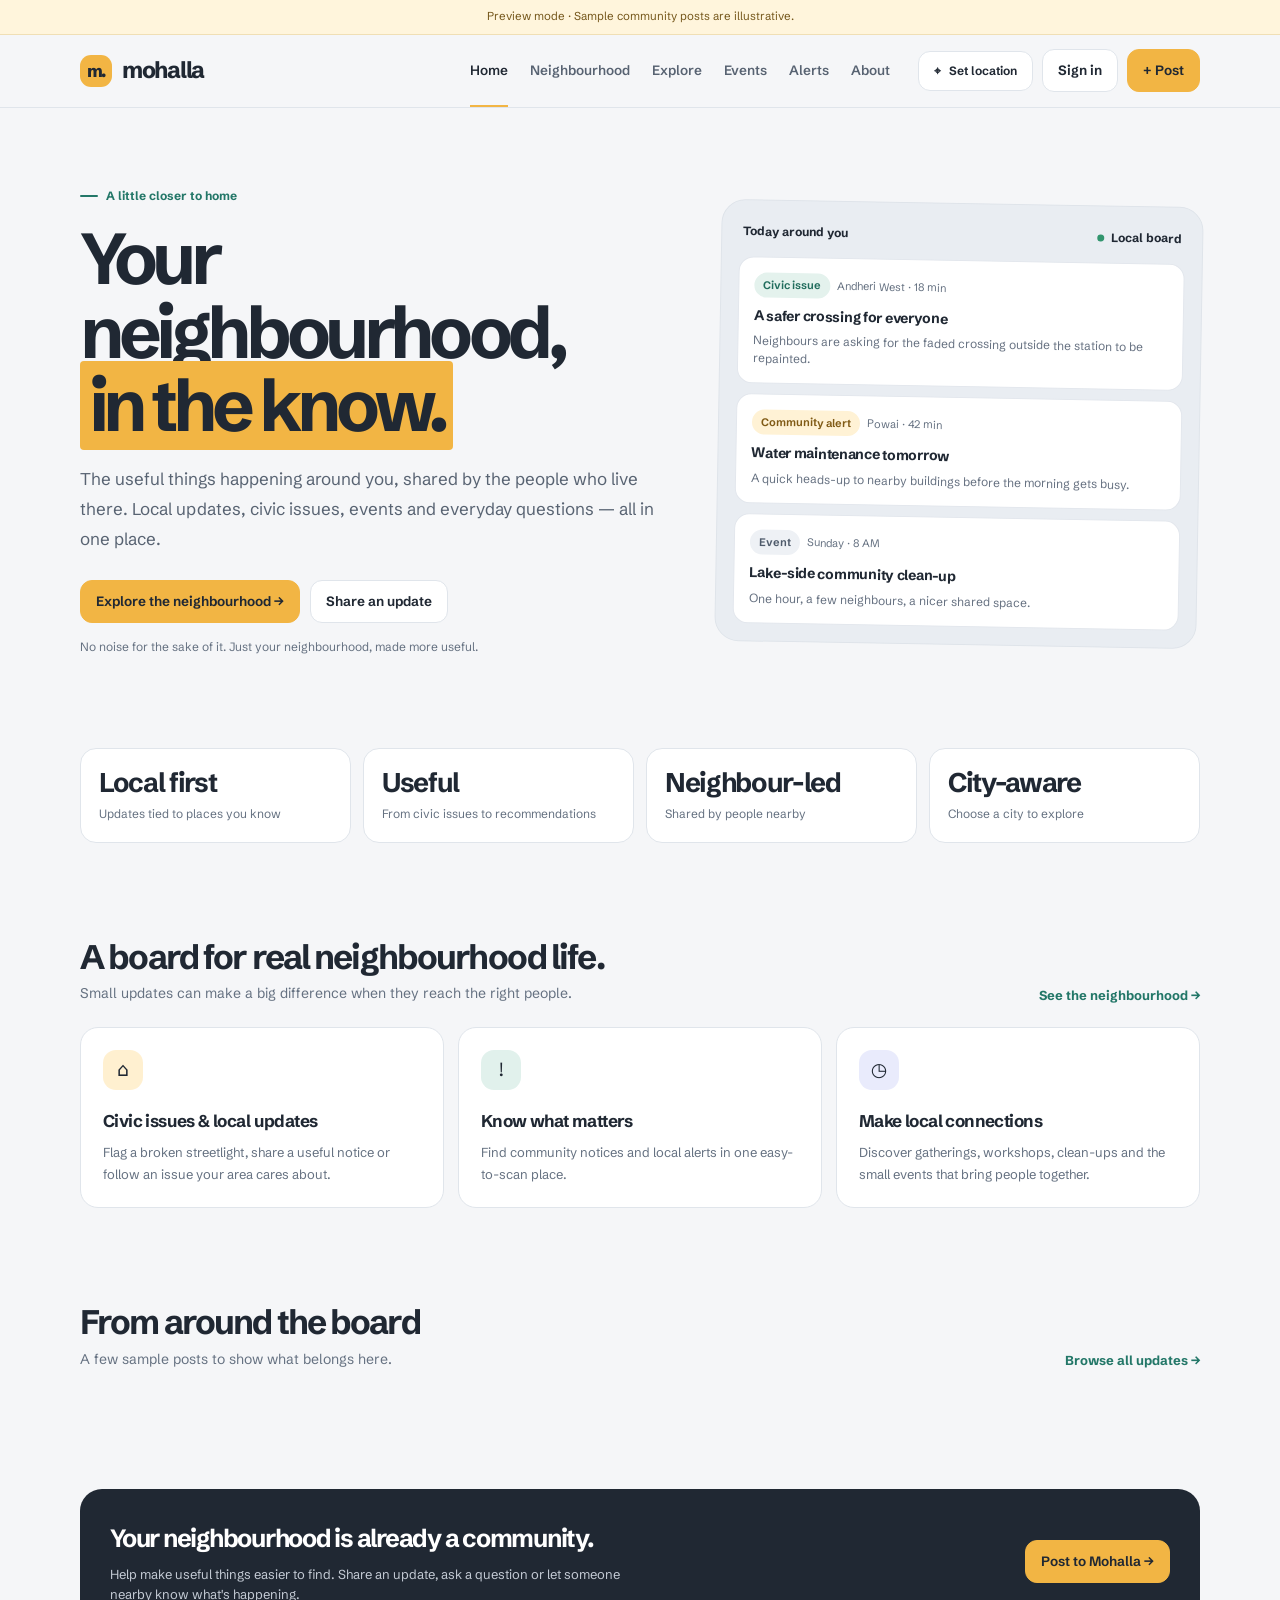
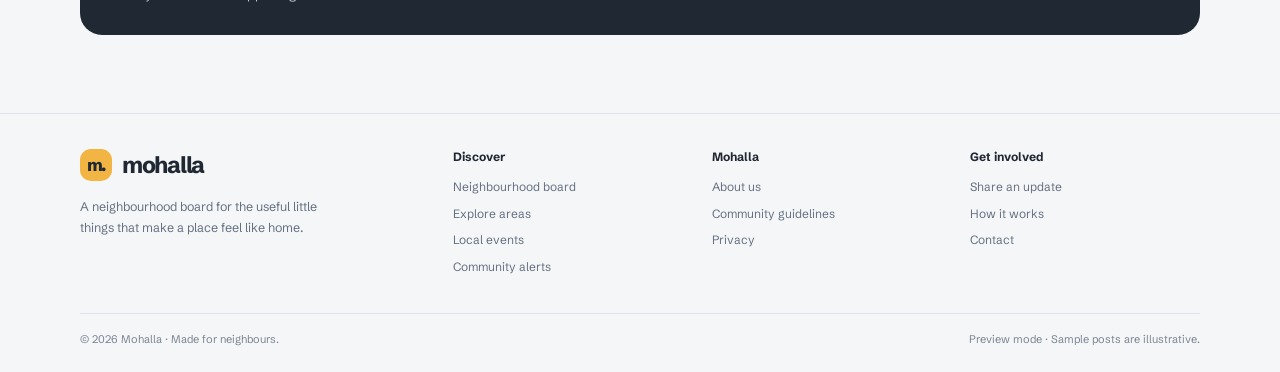
<file: index.html>
<!doctype html><html lang="en"><head><meta charset="utf-8"><meta name="viewport" content="width=device-width, initial-scale=1"><meta name="theme-color" content="#f5f6f8"><meta name="description" content="A neighbourhood board for local updates, useful questions, community alerts and events."><title>Your neighbourhood, in the know · Mohalla</title><link rel="preconnect" href="https://fonts.googleapis.com"><link rel="preconnect" href="https://fonts.gstatic.com" crossorigin><link href="https://fonts.googleapis.com/css2?family=Schibsted+Grotesk:wght@400;500;600;700;800&display=swap" rel="stylesheet"><link rel="stylesheet" href="assets/site.css"></head><body><div class="demo-banner" id="demo-banner">Preview mode · Sample community posts are illustrative.</div><header class="site-header" id="site-header"></header><main><section class="hero"><div class="shell hero-grid"><div><div class="eyebrow">A little closer to home</div><h1>Your neighbourhood,<br><span class="highlight">in the know.</span></h1><p class="hero-copy">The useful things happening around you, shared by the people who live there. Local updates, civic issues, events and everyday questions — all in one place.</p><div class="hero-actions"><a class="btn btn-primary" href="feed.html">Explore the neighbourhood →</a><button class="btn" data-post>Share an update</button></div><p class="hero-note">No noise for the sake of it. Just your neighbourhood, made more useful.</p></div><div class="visual-board"><div class="visual-top"><span>Today around you</span><span><i class="live-dot"></i>Local board</span></div><article class="mini-post"><div class="mini-meta"><span class="pill pill-teal">Civic issue</span><span>Andheri West · 18 min</span></div><strong>A safer crossing for everyone</strong><p>Neighbours are asking for the faded crossing outside the station to be repainted.</p></article><article class="mini-post"><div class="mini-meta"><span class="pill pill-amber">Community alert</span><span>Powai · 42 min</span></div><strong>Water maintenance tomorrow</strong><p>A quick heads-up to nearby buildings before the morning gets busy.</p></article><article class="mini-post"><div class="mini-meta"><span class="pill">Event</span><span>Sunday · 8 AM</span></div><strong>Lake-side community clean-up</strong><p>One hour, a few neighbours, a nicer shared space.</p></article></div></div></section><section class="section-tight"><div class="shell stats-grid"><div class="stat"><strong>Local first</strong><span>Updates tied to places you know</span></div><div class="stat"><strong>Useful</strong><span>From civic issues to recommendations</span></div><div class="stat"><strong>Neighbour-led</strong><span>Shared by people nearby</span></div><div class="stat"><strong>City-aware</strong><span>Choose a city to explore</span></div></div></section><section class="section"><div class="shell"><div class="section-head"><div><h2>A board for real neighbourhood life.</h2><p>Small updates can make a big difference when they reach the right people.</p></div><a class="text-link" href="feed.html">See the neighbourhood →</a></div><div class="feature-grid"><a class="feature" href="feed.html"><div class="feature-icon">⌂</div><h3>Civic issues & local updates</h3><p>Flag a broken streetlight, share a useful notice or follow an issue your area cares about.</p></a><a class="feature" href="alerts.html"><div class="feature-icon">!</div><h3>Know what matters</h3><p>Find community notices and local alerts in one easy-to-scan place.</p></a><a class="feature" href="events.html"><div class="feature-icon">◷</div><h3>Make local connections</h3><p>Discover gatherings, workshops, clean-ups and the small events that bring people together.</p></a></div></div></section><section class="section"><div class="shell"><div class="section-head"><div><h2>From around the board</h2><p>A few sample posts to show what belongs here.</p></div><a class="text-link" href="feed.html">Browse all updates →</a></div><div class="post-list" id="home-posts"></div></div></section><section class="section"><div class="shell"><div class="cta-panel"><div><h2>Your neighbourhood is already a community.</h2><p>Help make useful things easier to find. Share an update, ask a question or let someone nearby know what's happening.</p></div><button class="btn btn-primary" data-post>Post to Mohalla →</button></div></div></section></main><footer class="site-footer" id="site-footer"></footer><div id="toast" class="toast" role="status" aria-live="polite"></div><script src="assets/site.js" defer></script></body></html>
</file>
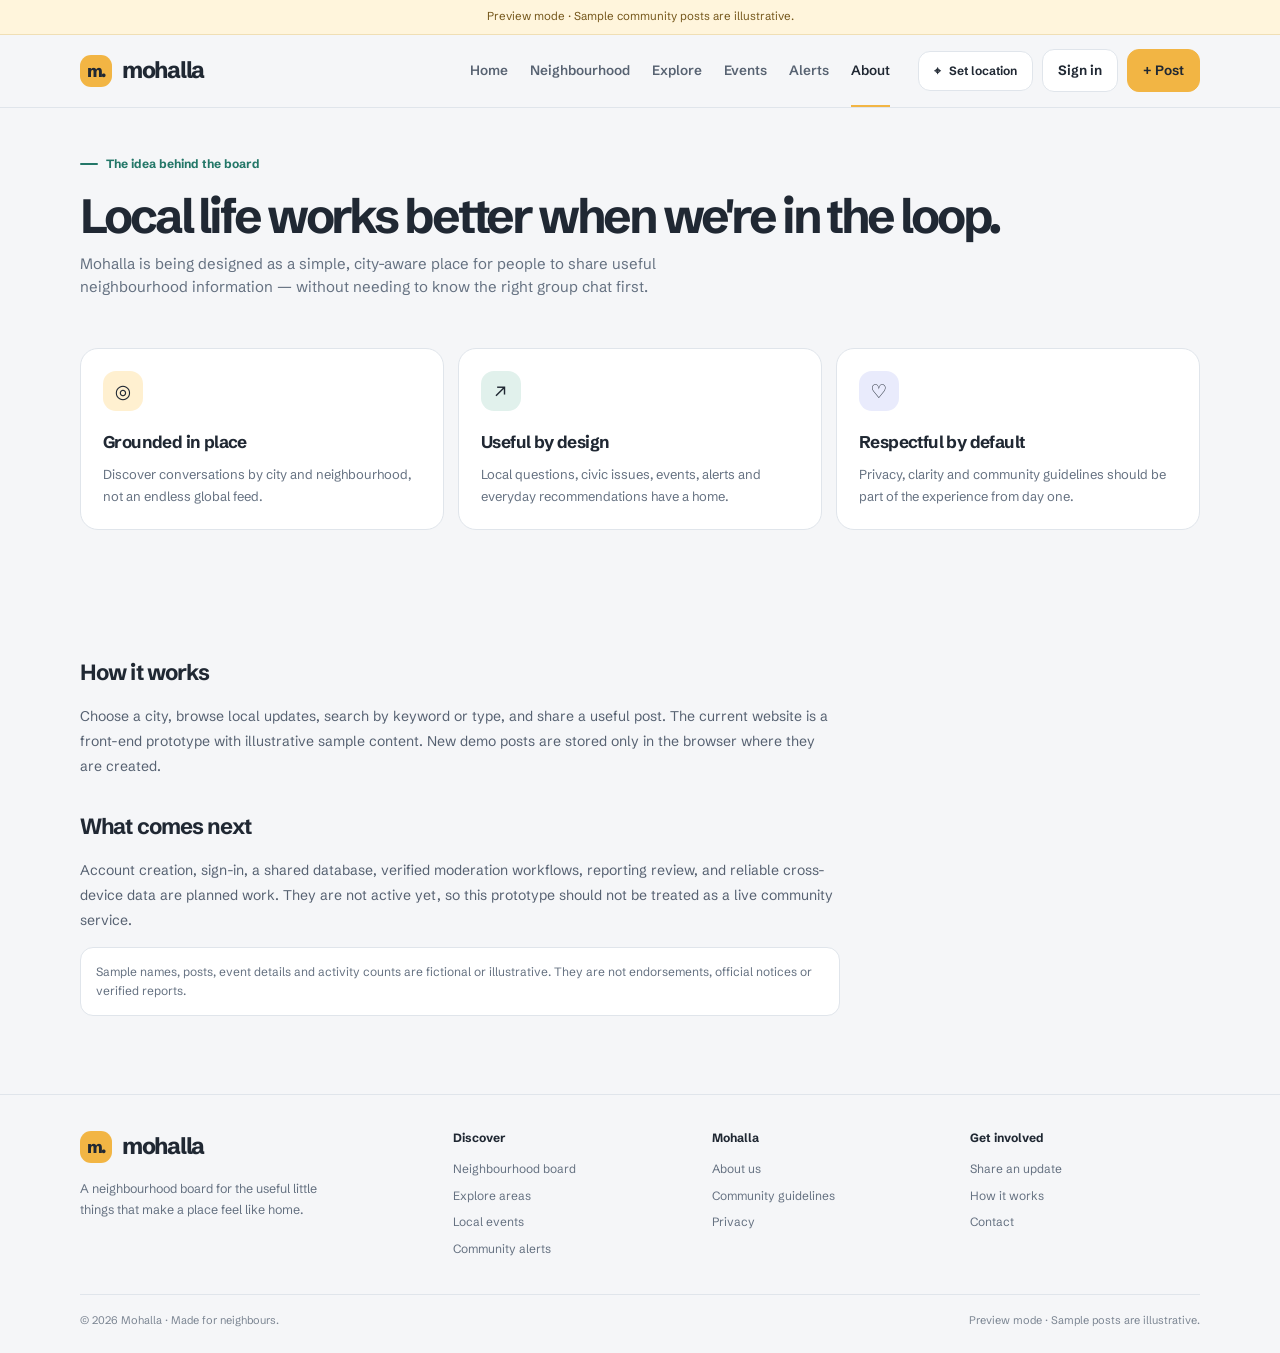
<file: about.html>
<!doctype html><html lang="en"><head><meta charset="utf-8"><meta name="viewport" content="width=device-width, initial-scale=1"><meta name="theme-color" content="#f5f6f8"><meta name="description" content="A neighbourhood board for local updates, useful questions, community alerts and events."><title>About Mohalla · Mohalla</title><link rel="preconnect" href="https://fonts.googleapis.com"><link rel="preconnect" href="https://fonts.gstatic.com" crossorigin><link href="https://fonts.googleapis.com/css2?family=Schibsted+Grotesk:wght@400;500;600;700;800&display=swap" rel="stylesheet"><link rel="stylesheet" href="assets/site.css"></head><body><div class="demo-banner" id="demo-banner">Preview mode · Sample community posts are illustrative.</div><header class="site-header" id="site-header"></header><main class="shell"><section class="page-intro"><div class="eyebrow">The idea behind the board</div><h1>Local life works better when we're in the loop.</h1><p>Mohalla is being designed as a simple, city-aware place for people to share useful neighbourhood information — without needing to know the right group chat first.</p></section><section class="section-tight"><div class="feature-grid"><article class="feature"><div class="feature-icon">◎</div><h3>Grounded in place</h3><p>Discover conversations by city and neighbourhood, not an endless global feed.</p></article><article class="feature"><div class="feature-icon">↗</div><h3>Useful by design</h3><p>Local questions, civic issues, events, alerts and everyday recommendations have a home.</p></article><article class="feature"><div class="feature-icon">♡</div><h3>Respectful by default</h3><p>Privacy, clarity and community guidelines should be part of the experience from day one.</p></article></div></section><section class="section prose" id="how-it-works"><h2>How it works</h2><p>Choose a city, browse local updates, search by keyword or type, and share a useful post. The current website is a front-end prototype with illustrative sample content. New demo posts are stored only in the browser where they are created.</p><h2>What comes next</h2><p>Account creation, sign-in, a shared database, verified moderation workflows, reporting review, and reliable cross-device data are planned work. They are not active yet, so this prototype should not be treated as a live community service.</p><div class="note">Sample names, posts, event details and activity counts are fictional or illustrative. They are not endorsements, official notices or verified reports.</div></section></main><footer class="site-footer" id="site-footer"></footer><div id="toast" class="toast" role="status" aria-live="polite"></div><script src="assets/site.js" defer></script></body></html>
</file>
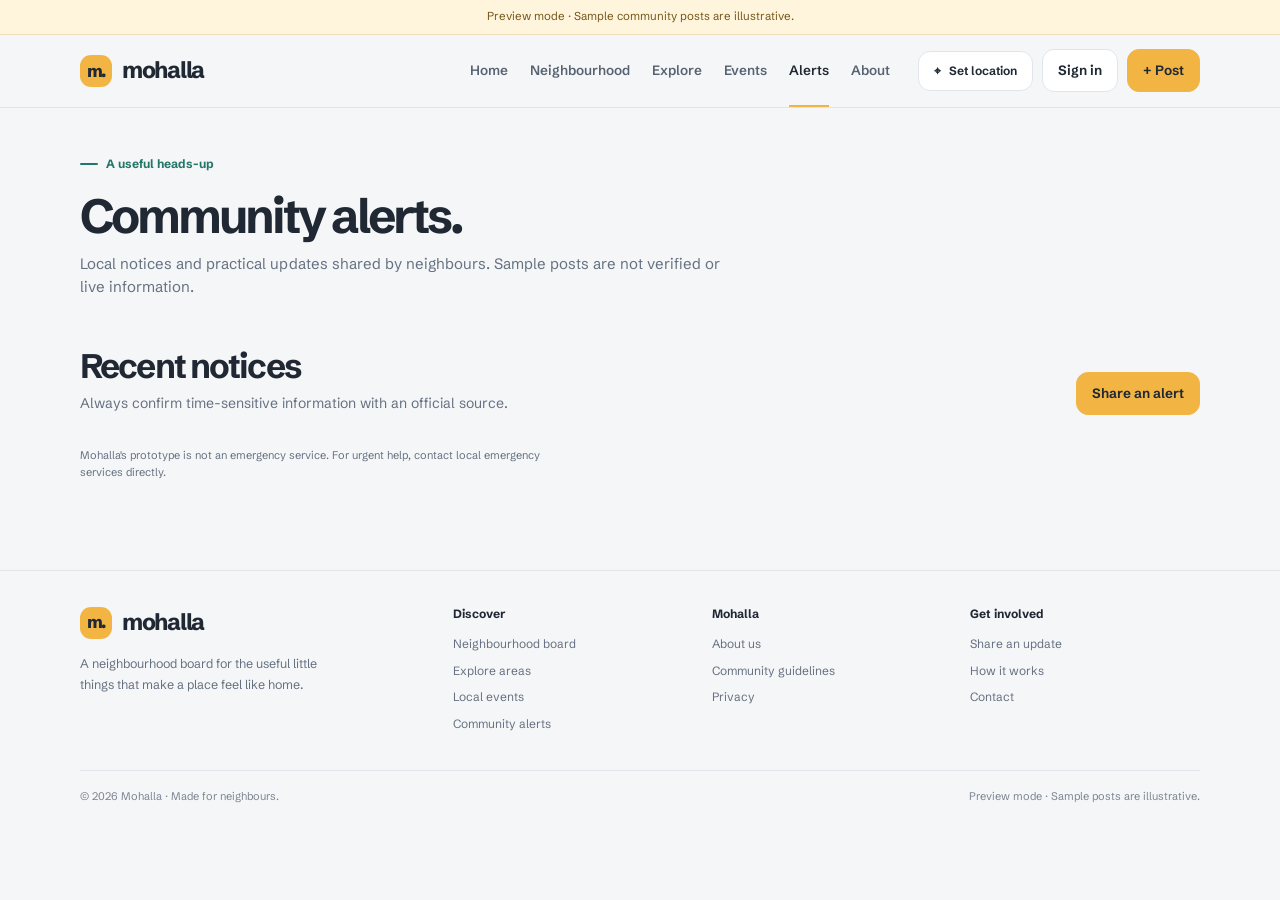
<file: alerts.html>
<!doctype html><html lang="en"><head><meta charset="utf-8"><meta name="viewport" content="width=device-width, initial-scale=1"><meta name="theme-color" content="#f5f6f8"><meta name="description" content="A neighbourhood board for local updates, useful questions, community alerts and events."><title>Community alerts · Mohalla</title><link rel="preconnect" href="https://fonts.googleapis.com"><link rel="preconnect" href="https://fonts.gstatic.com" crossorigin><link href="https://fonts.googleapis.com/css2?family=Schibsted+Grotesk:wght@400;500;600;700;800&display=swap" rel="stylesheet"><link rel="stylesheet" href="assets/site.css"></head><body><div class="demo-banner" id="demo-banner">Preview mode · Sample community posts are illustrative.</div><header class="site-header" id="site-header"></header><main class="shell"><section class="page-intro"><div class="eyebrow">A useful heads-up</div><h1>Community alerts.</h1><p>Local notices and practical updates shared by neighbours. Sample posts are not verified or live information.</p></section><section class="section-tight"><div class="section-head"><div><h2>Recent notices</h2><p>Always confirm time-sensitive information with an official source.</p></div><button class="btn btn-primary" data-post>Share an alert</button></div><div class="alert-list" id="alert-list"></div><p class="form-note">Mohalla's prototype is not an emergency service. For urgent help, contact local emergency services directly.</p></section></main><footer class="site-footer" id="site-footer"></footer><div id="toast" class="toast" role="status" aria-live="polite"></div><script src="assets/site.js" defer></script></body></html>
</file>
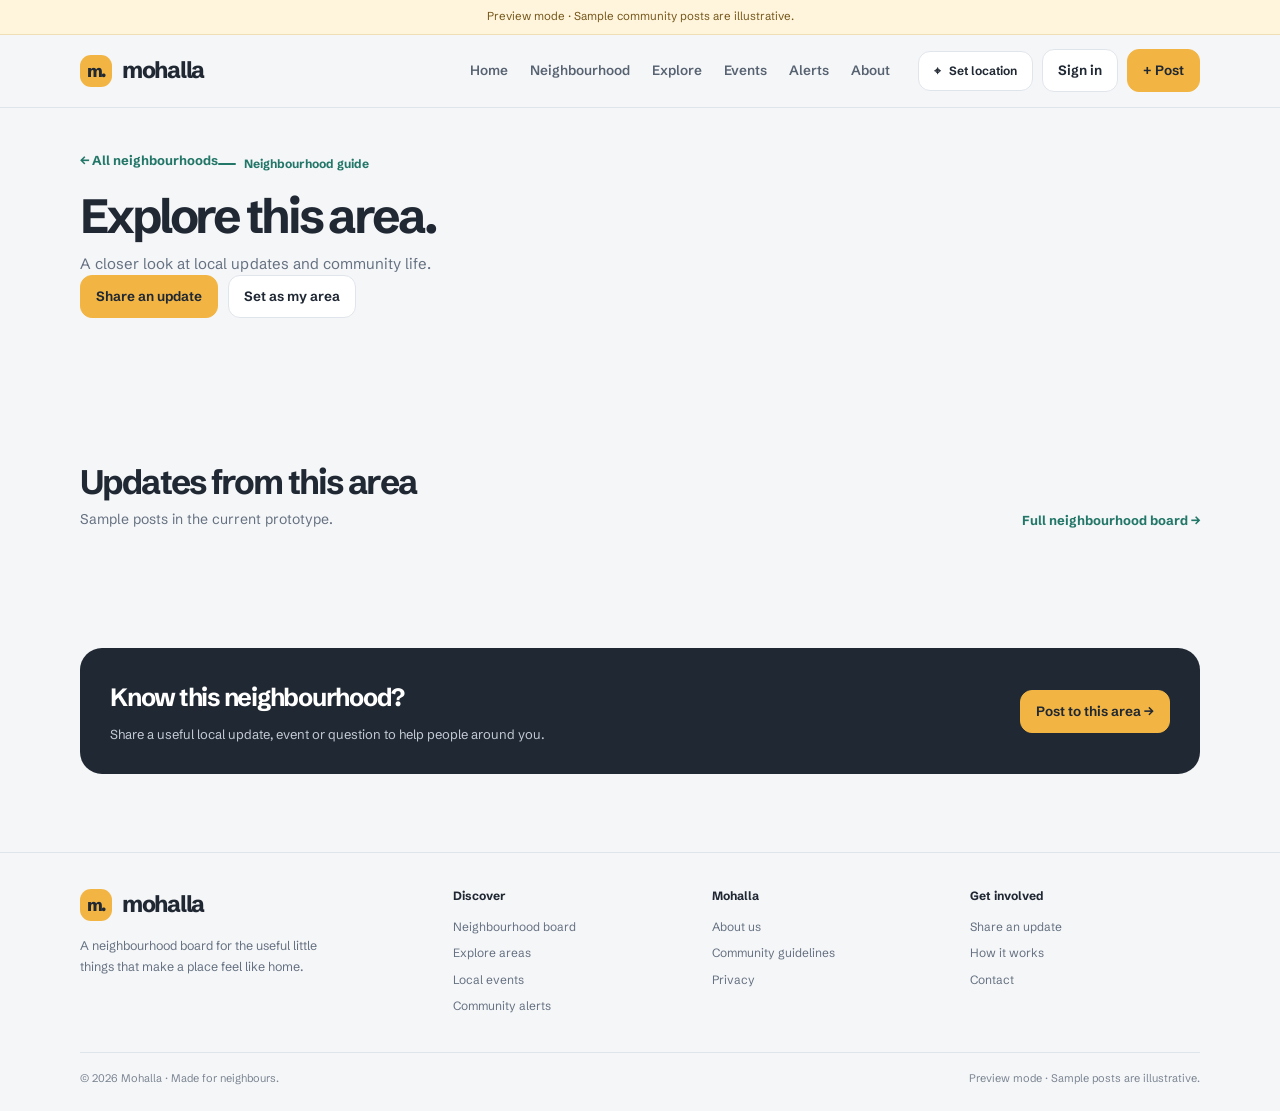
<file: area.html>
<!doctype html><html lang="en"><head><meta charset="utf-8"><meta name="viewport" content="width=device-width, initial-scale=1"><meta name="theme-color" content="#f5f6f8"><meta name="description" content="A neighbourhood board for local updates, useful questions, community alerts and events."><title>Neighbourhood details · Mohalla</title><link rel="preconnect" href="https://fonts.googleapis.com"><link rel="preconnect" href="https://fonts.gstatic.com" crossorigin><link href="https://fonts.googleapis.com/css2?family=Schibsted+Grotesk:wght@400;500;600;700;800&display=swap" rel="stylesheet"><link rel="stylesheet" href="assets/site.css"></head><body><div class="demo-banner" id="demo-banner">Preview mode · Sample community posts are illustrative.</div><header class="site-header" id="site-header"></header><main class="shell"><section class="page-intro"><a class="text-link" href="explore.html">← All neighbourhoods</a><div class="eyebrow">Neighbourhood guide</div><h1 id="area-title">Explore this area.</h1><p id="area-description">A closer look at local updates and community life.</p><div class="hero-actions"><button class="btn btn-primary" data-post>Share an update</button><button class="btn" id="use-area">Set as my area</button></div></section><section class="section-tight"><div class="area-detail-stats" id="area-stats"></div></section><section class="section"><div class="section-head"><div><h2>Updates from this area</h2><p>Sample posts in the current prototype.</p></div><a class="text-link" href="feed.html">Full neighbourhood board →</a></div><div class="post-list" id="area-posts"></div></section><section class="section"><div class="cta-panel"><div><h2>Know this neighbourhood?</h2><p>Share a useful local update, event or question to help people around you.</p></div><button class="btn btn-primary" data-post>Post to this area →</button></div></section></main><footer class="site-footer" id="site-footer"></footer><div id="toast" class="toast" role="status" aria-live="polite"></div><script src="assets/site.js" defer></script></body></html>
</file>
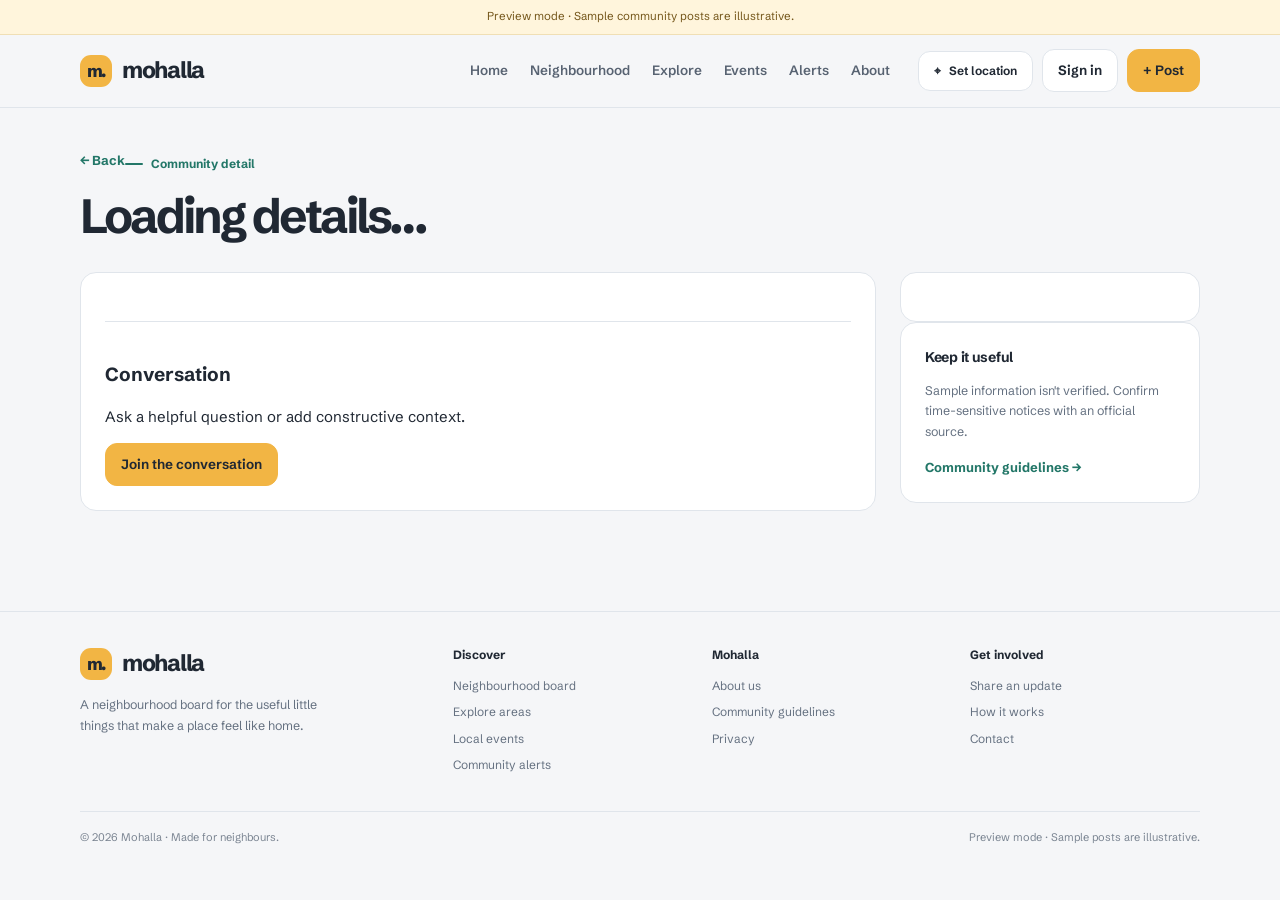
<file: detail.html>
<!doctype html><html lang="en"><head><meta charset="utf-8"><meta name="viewport" content="width=device-width, initial-scale=1"><meta name="theme-color" content="#f5f6f8"><meta name="description" content="A neighbourhood board for local updates, useful questions, community alerts and events."><title>Community detail · Mohalla</title><link rel="preconnect" href="https://fonts.googleapis.com"><link rel="preconnect" href="https://fonts.gstatic.com" crossorigin><link href="https://fonts.googleapis.com/css2?family=Schibsted+Grotesk:wght@400;500;600;700;800&display=swap" rel="stylesheet"><link rel="stylesheet" href="assets/site.css"></head><body><div class="demo-banner" id="demo-banner">Preview mode · Sample community posts are illustrative.</div><header class="site-header" id="site-header"></header><main class="shell"><section class="page-intro detail-back"><a class="text-link" id="detail-back" href="feed.html">← Back</a><div class="eyebrow" id="detail-eyebrow">Community detail</div><h1 id="detail-title">Loading details…</h1><p id="detail-subtitle"></p></section><div class="detail-layout"><article class="detail-main"><div id="detail-content"></div><div id="detail-media"></div><section class="detail-section"><h2>Conversation</h2><p>Ask a helpful question or add constructive context.</p><button class="btn btn-primary" id="detail-comment">Join the conversation</button></section></article><aside class="detail-aside"><div class="side-card" id="detail-info"></div><div class="side-card"><h3>Keep it useful</h3><p>Sample information isn't verified. Confirm time-sensitive notices with an official source.</p><a class="text-link" href="guidelines.html">Community guidelines →</a></div></aside></div></main><footer class="site-footer" id="site-footer"></footer><div id="toast" class="toast" role="status" aria-live="polite"></div><script src="assets/site.js" defer></script></body></html>
</file>
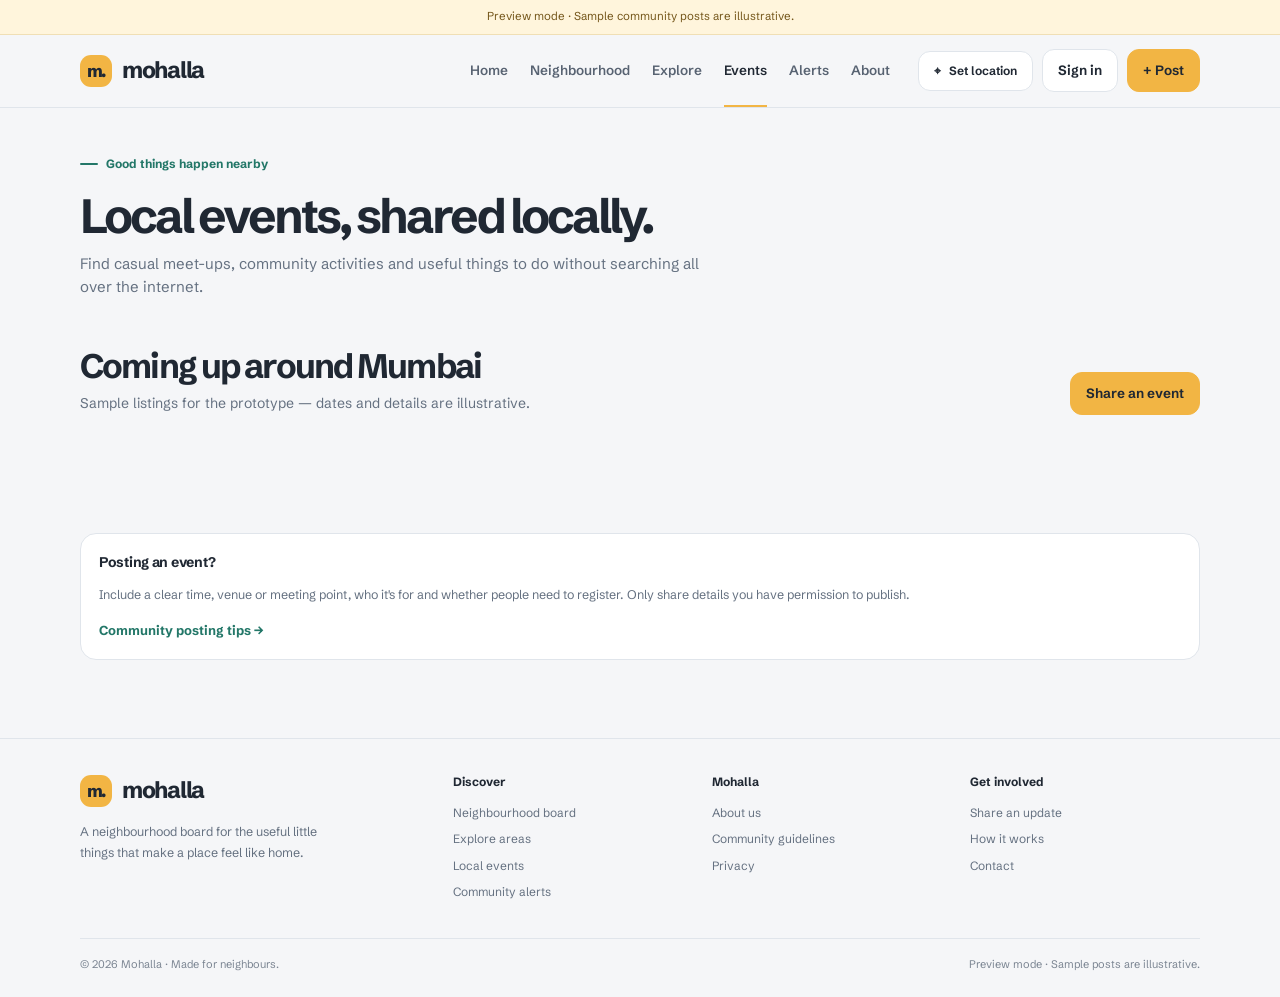
<file: events.html>
<!doctype html><html lang="en"><head><meta charset="utf-8"><meta name="viewport" content="width=device-width, initial-scale=1"><meta name="theme-color" content="#f5f6f8"><meta name="description" content="A neighbourhood board for local updates, useful questions, community alerts and events."><title>Local events · Mohalla</title><link rel="preconnect" href="https://fonts.googleapis.com"><link rel="preconnect" href="https://fonts.gstatic.com" crossorigin><link href="https://fonts.googleapis.com/css2?family=Schibsted+Grotesk:wght@400;500;600;700;800&display=swap" rel="stylesheet"><link rel="stylesheet" href="assets/site.css"></head><body><div class="demo-banner" id="demo-banner">Preview mode · Sample community posts are illustrative.</div><header class="site-header" id="site-header"></header><main class="shell"><section class="page-intro"><div class="eyebrow">Good things happen nearby</div><h1>Local events, shared locally.</h1><p>Find casual meet-ups, community activities and useful things to do without searching all over the internet.</p></section><section class="section-tight"><div class="section-head"><div><h2>Coming up around <span id="city-label">Mumbai</span></h2><p>Sample listings for the prototype — dates and details are illustrative.</p></div><button class="btn btn-primary" data-post>Share an event</button></div><div class="event-list" id="event-list"></div></section><section class="section"><div class="side-card"><h3>Posting an event?</h3><p>Include a clear time, venue or meeting point, who it's for and whether people need to register. Only share details you have permission to publish.</p><a class="text-link" href="guidelines.html">Community posting tips →</a></div></section></main><footer class="site-footer" id="site-footer"></footer><div id="toast" class="toast" role="status" aria-live="polite"></div><script src="assets/site.js" defer></script></body></html>
</file>
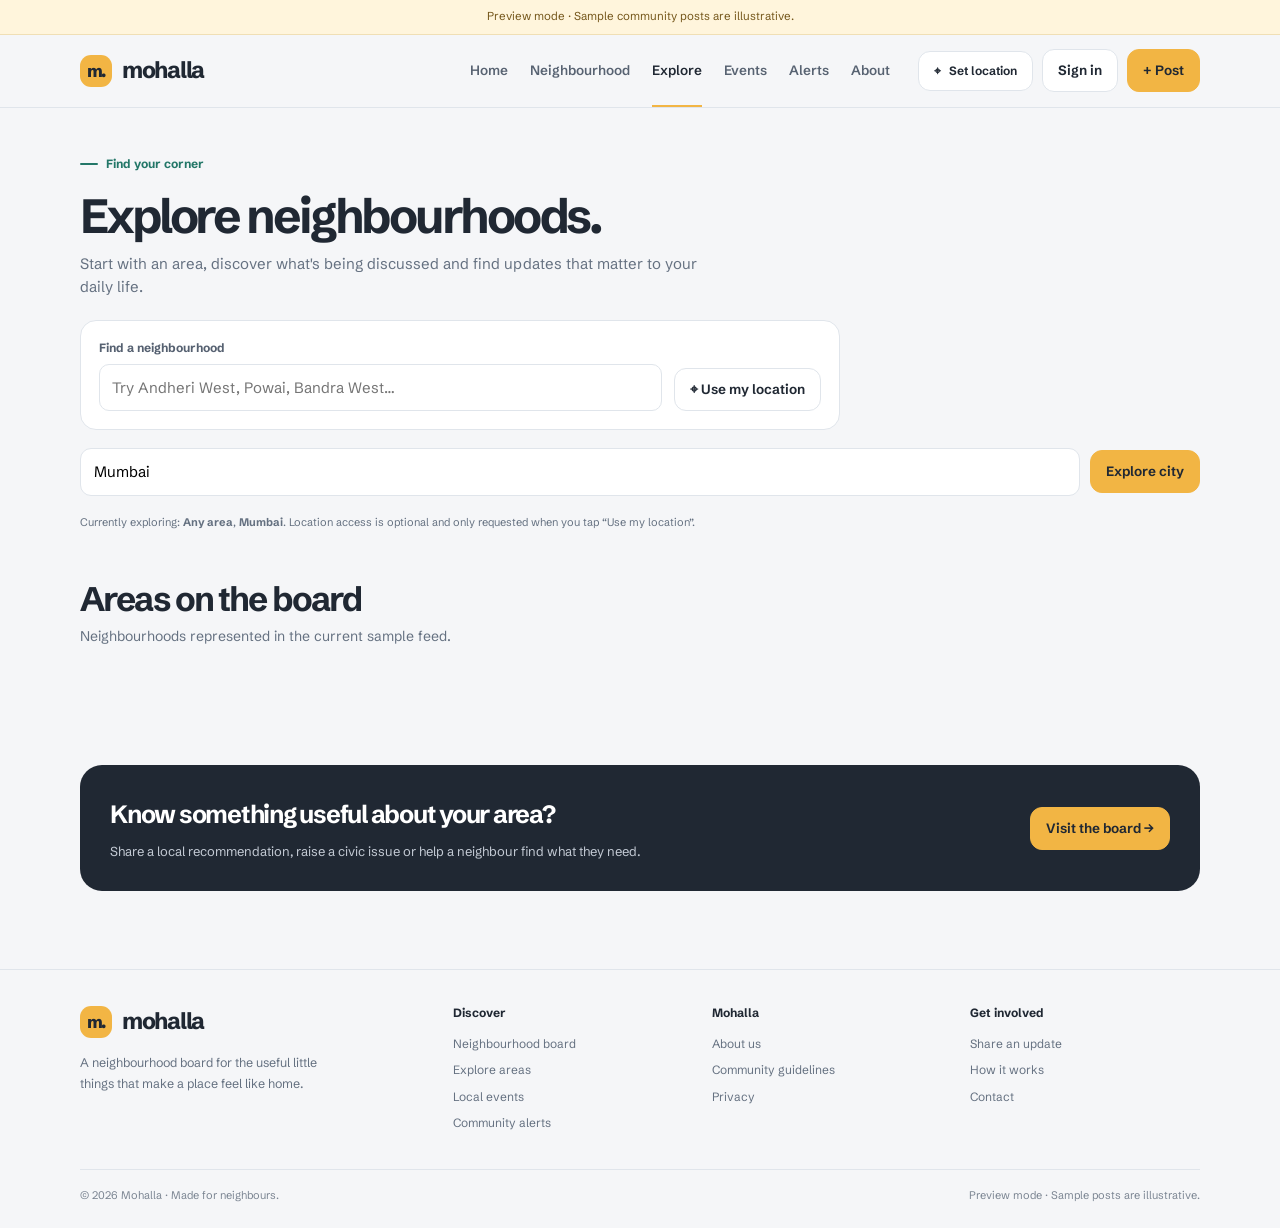
<file: explore.html>
<!doctype html><html lang="en"><head><meta charset="utf-8"><meta name="viewport" content="width=device-width, initial-scale=1"><meta name="theme-color" content="#f5f6f8"><meta name="description" content="A neighbourhood board for local updates, useful questions, community alerts and events."><title>Explore neighbourhoods · Mohalla</title><link rel="preconnect" href="https://fonts.googleapis.com"><link rel="preconnect" href="https://fonts.gstatic.com" crossorigin><link href="https://fonts.googleapis.com/css2?family=Schibsted+Grotesk:wght@400;500;600;700;800&display=swap" rel="stylesheet"><link rel="stylesheet" href="assets/site.css"></head><body><div class="demo-banner" id="demo-banner">Preview mode · Sample community posts are illustrative.</div><header class="site-header" id="site-header"></header><main class="shell"><section class="page-intro"><div class="eyebrow">Find your corner</div><h1>Explore neighbourhoods.</h1><p>Start with an area, discover what's being discussed and find updates that matter to your daily life.</p><div class="location-search-panel"><div class="form-field"><label for="area-search">Find a neighbourhood</label><input id="area-search" list="mohalla-areas" placeholder="Try Andheri West, Powai, Bandra West…" autocomplete="off"><datalist id="mohalla-areas"></datalist></div><button class="btn" id="detect-location" type="button">⌖ Use my location</button></div><form data-city-form class="toolbar"><label class="sr-only" for="city-input">Choose city</label><input class="search" id="city-input" value="Mumbai" placeholder="Enter any city" maxlength="80"><button class="btn btn-primary" type="submit">Explore city</button></form><p class="form-note">Currently exploring: <strong id="area-label">Any area</strong>, <strong id="city-label">Mumbai</strong>. Location access is optional and only requested when you tap “Use my location”.</p></section><section class="section-tight"><div class="section-head"><div><h2>Areas on the board</h2><p>Neighbourhoods represented in the current sample feed.</p></div></div><div class="feature-grid" id="explore-areas"></div></section><section class="section"><div class="cta-panel"><div><h2>Know something useful about your area?</h2><p>Share a local recommendation, raise a civic issue or help a neighbour find what they need.</p></div><a class="btn btn-primary" href="feed.html">Visit the board →</a></div></section></main><footer class="site-footer" id="site-footer"></footer><div id="toast" class="toast" role="status" aria-live="polite"></div><script src="assets/site.js" defer></script></body></html>
</file>
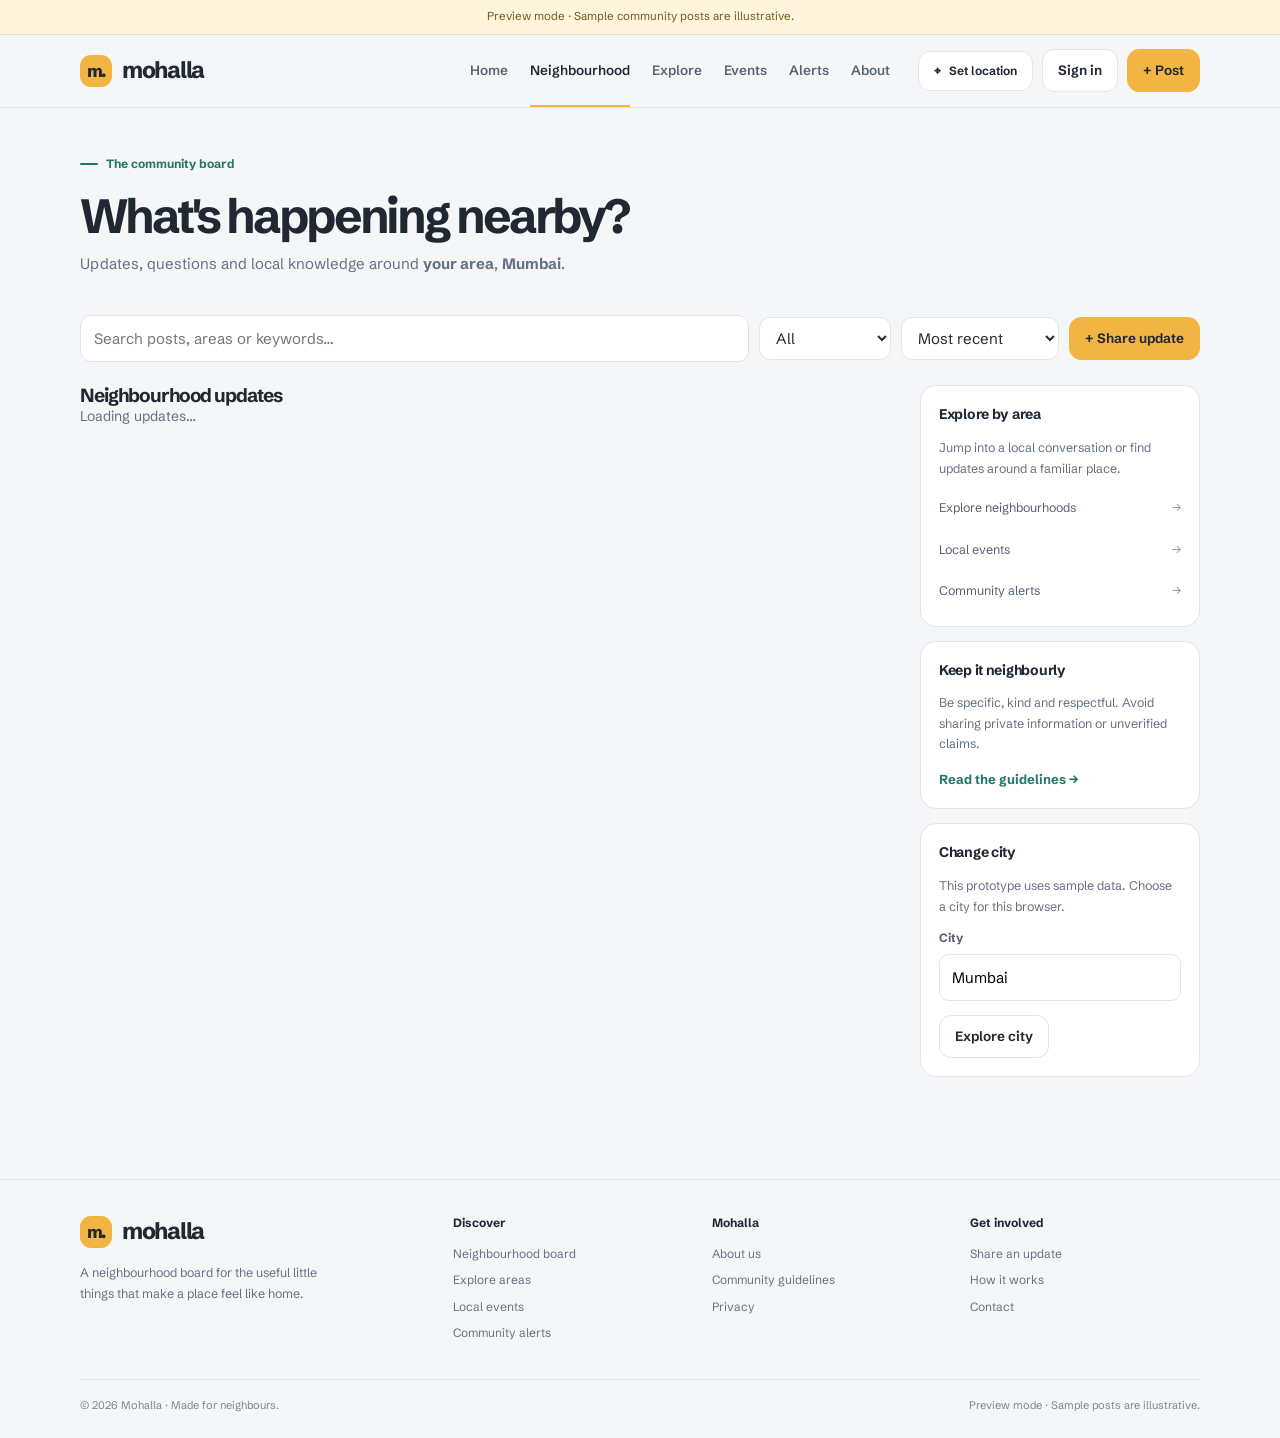
<file: feed.html>
<!doctype html><html lang="en"><head><meta charset="utf-8"><meta name="viewport" content="width=device-width, initial-scale=1"><meta name="theme-color" content="#f5f6f8"><meta name="description" content="A neighbourhood board for local updates, useful questions, community alerts and events."><title>Neighbourhood board · Mohalla</title><link rel="preconnect" href="https://fonts.googleapis.com"><link rel="preconnect" href="https://fonts.gstatic.com" crossorigin><link href="https://fonts.googleapis.com/css2?family=Schibsted+Grotesk:wght@400;500;600;700;800&display=swap" rel="stylesheet"><link rel="stylesheet" href="assets/site.css"></head><body><div class="demo-banner" id="demo-banner">Preview mode · Sample community posts are illustrative.</div><header class="site-header" id="site-header"></header><main class="shell"><section class="page-intro"><div class="eyebrow">The community board</div><h1>What's happening nearby?</h1><p>Updates, questions and local knowledge around <strong id="area-label">your area</strong>, <strong id="city-label">Mumbai</strong>.</p></section><div class="toolbar"><label class="sr-only" for="feed-search">Search updates</label><input class="search" id="feed-search" placeholder="Search posts, areas or keywords…"><label class="sr-only" for="feed-type">Filter by type</label><select class="select" id="feed-type"><option>All</option><option>Civic issue</option><option>Alert</option><option>Event</option><option>Ask Mohalla</option><option>Transit</option><option>General</option></select><label class="sr-only" for="feed-sort">Sort updates</label><select class="select" id="feed-sort"><option value="recent">Most recent</option><option value="top">Most supported</option><option value="open">Open first</option></select><button class="btn btn-primary" data-post>+ Share update</button></div><div class="content-layout" style="padding-top:5px"><section><div class="section-head"><div><h2 style="font-size:19px;margin:0">Neighbourhood updates</h2><p id="feed-result-count">Loading updates…</p></div></div><div class="post-list" id="feed-posts"></div></section><aside class="sidebar"><div class="side-card"><h3>Explore by area</h3><p>Jump into a local conversation or find updates around a familiar place.</p><div class="area-list"><a class="area-link" href="explore.html"><span>Explore neighbourhoods</span><span>→</span></a><a class="area-link" href="events.html"><span>Local events</span><span>→</span></a><a class="area-link" href="alerts.html"><span>Community alerts</span><span>→</span></a></div></div><div class="side-card"><h3>Keep it neighbourly</h3><p>Be specific, kind and respectful. Avoid sharing private information or unverified claims.</p><a class="text-link" href="guidelines.html">Read the guidelines →</a></div><div class="side-card"><h3>Change city</h3><p>This prototype uses sample data. Choose a city for this browser.</p><form data-city-form><div class="form-field"><label for="city-input">City</label><input id="city-input" placeholder="e.g. Mumbai" value="Mumbai" maxlength="80"></div><button class="btn" type="submit">Explore city</button></form></div></aside></div></main><footer class="site-footer" id="site-footer"></footer><div id="toast" class="toast" role="status" aria-live="polite"></div><script src="assets/site.js" defer></script></body></html>
</file>
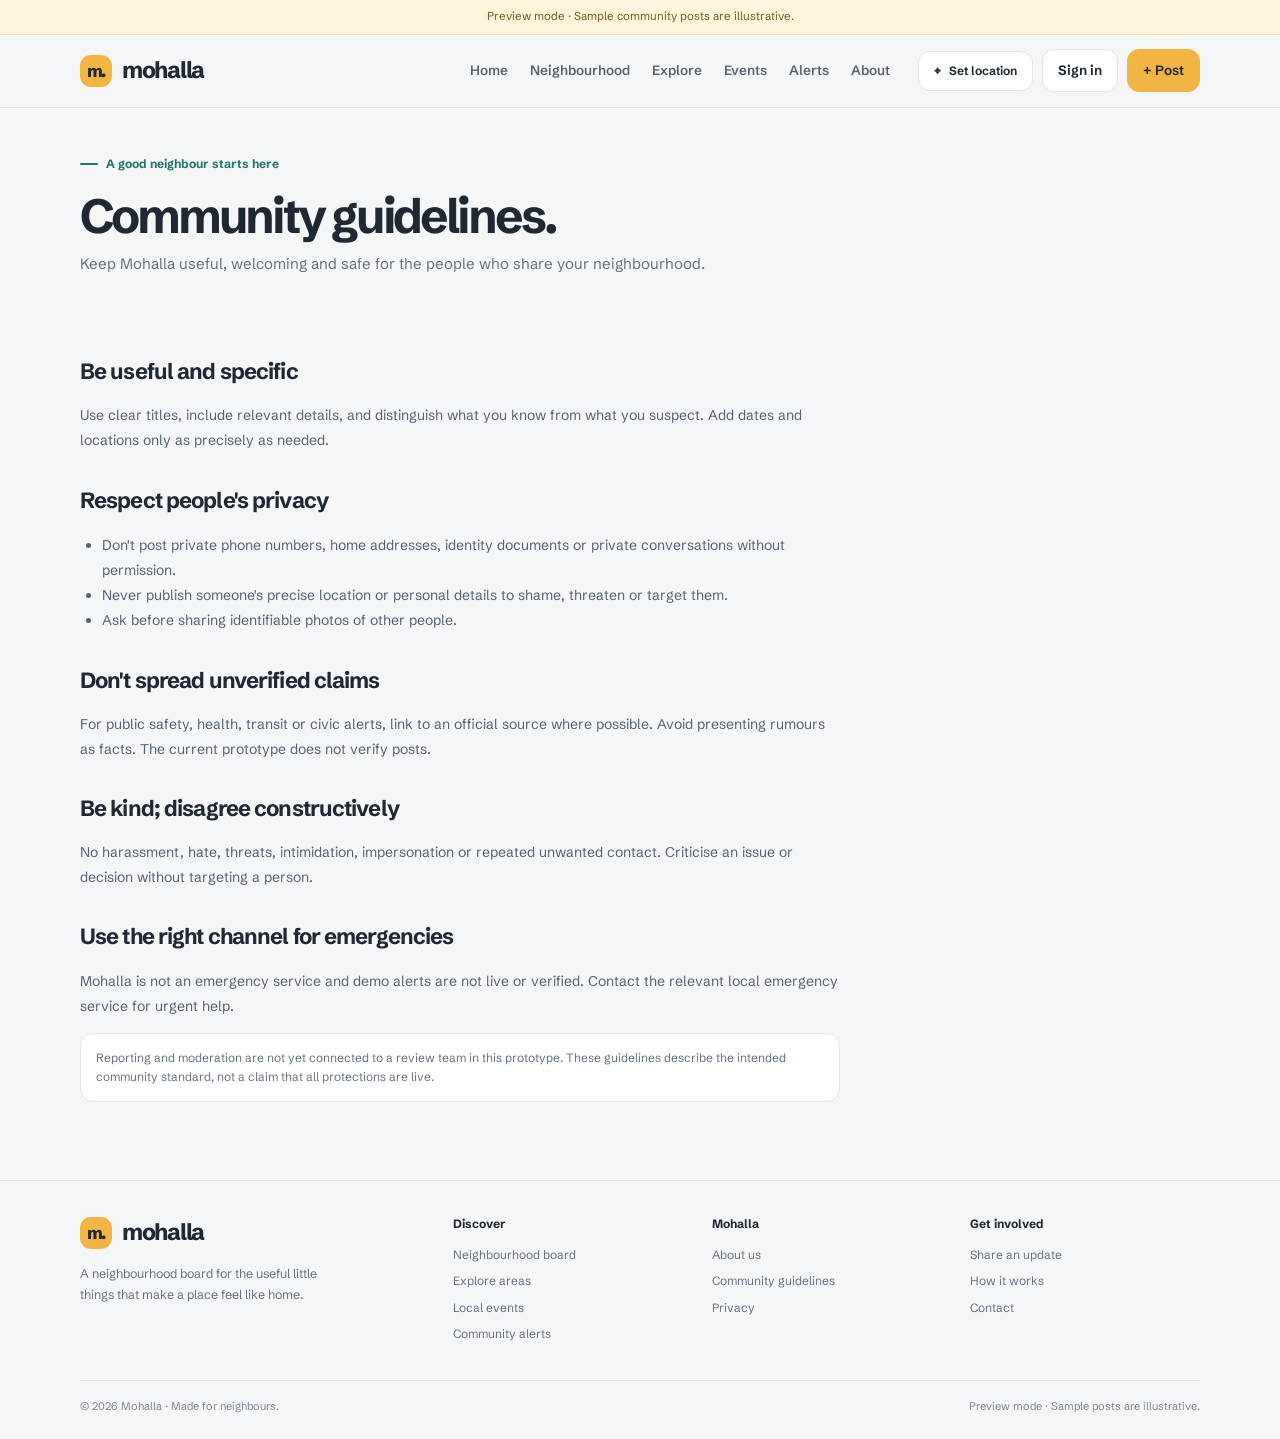
<file: guidelines.html>
<!doctype html><html lang="en"><head><meta charset="utf-8"><meta name="viewport" content="width=device-width, initial-scale=1"><meta name="theme-color" content="#f5f6f8"><meta name="description" content="A neighbourhood board for local updates, useful questions, community alerts and events."><title>Community guidelines · Mohalla</title><link rel="preconnect" href="https://fonts.googleapis.com"><link rel="preconnect" href="https://fonts.gstatic.com" crossorigin><link href="https://fonts.googleapis.com/css2?family=Schibsted+Grotesk:wght@400;500;600;700;800&display=swap" rel="stylesheet"><link rel="stylesheet" href="assets/site.css"></head><body><div class="demo-banner" id="demo-banner">Preview mode · Sample community posts are illustrative.</div><header class="site-header" id="site-header"></header><main class="shell"><section class="page-intro"><div class="eyebrow">A good neighbour starts here</div><h1>Community guidelines.</h1><p>Keep Mohalla useful, welcoming and safe for the people who share your neighbourhood.</p></section><section class="section-tight prose"><h2>Be useful and specific</h2><p>Use clear titles, include relevant details, and distinguish what you know from what you suspect. Add dates and locations only as precisely as needed.</p><h2>Respect people's privacy</h2><ul><li>Don't post private phone numbers, home addresses, identity documents or private conversations without permission.</li><li>Never publish someone's precise location or personal details to shame, threaten or target them.</li><li>Ask before sharing identifiable photos of other people.</li></ul><h2>Don't spread unverified claims</h2><p>For public safety, health, transit or civic alerts, link to an official source where possible. Avoid presenting rumours as facts. The current prototype does not verify posts.</p><h2>Be kind; disagree constructively</h2><p>No harassment, hate, threats, intimidation, impersonation or repeated unwanted contact. Criticise an issue or decision without targeting a person.</p><h2>Use the right channel for emergencies</h2><p>Mohalla is not an emergency service and demo alerts are not live or verified. Contact the relevant local emergency service for urgent help.</p><div class="note">Reporting and moderation are not yet connected to a review team in this prototype. These guidelines describe the intended community standard, not a claim that all protections are live.</div></section></main><footer class="site-footer" id="site-footer"></footer><div id="toast" class="toast" role="status" aria-live="polite"></div><script src="assets/site.js" defer></script></body></html>
</file>
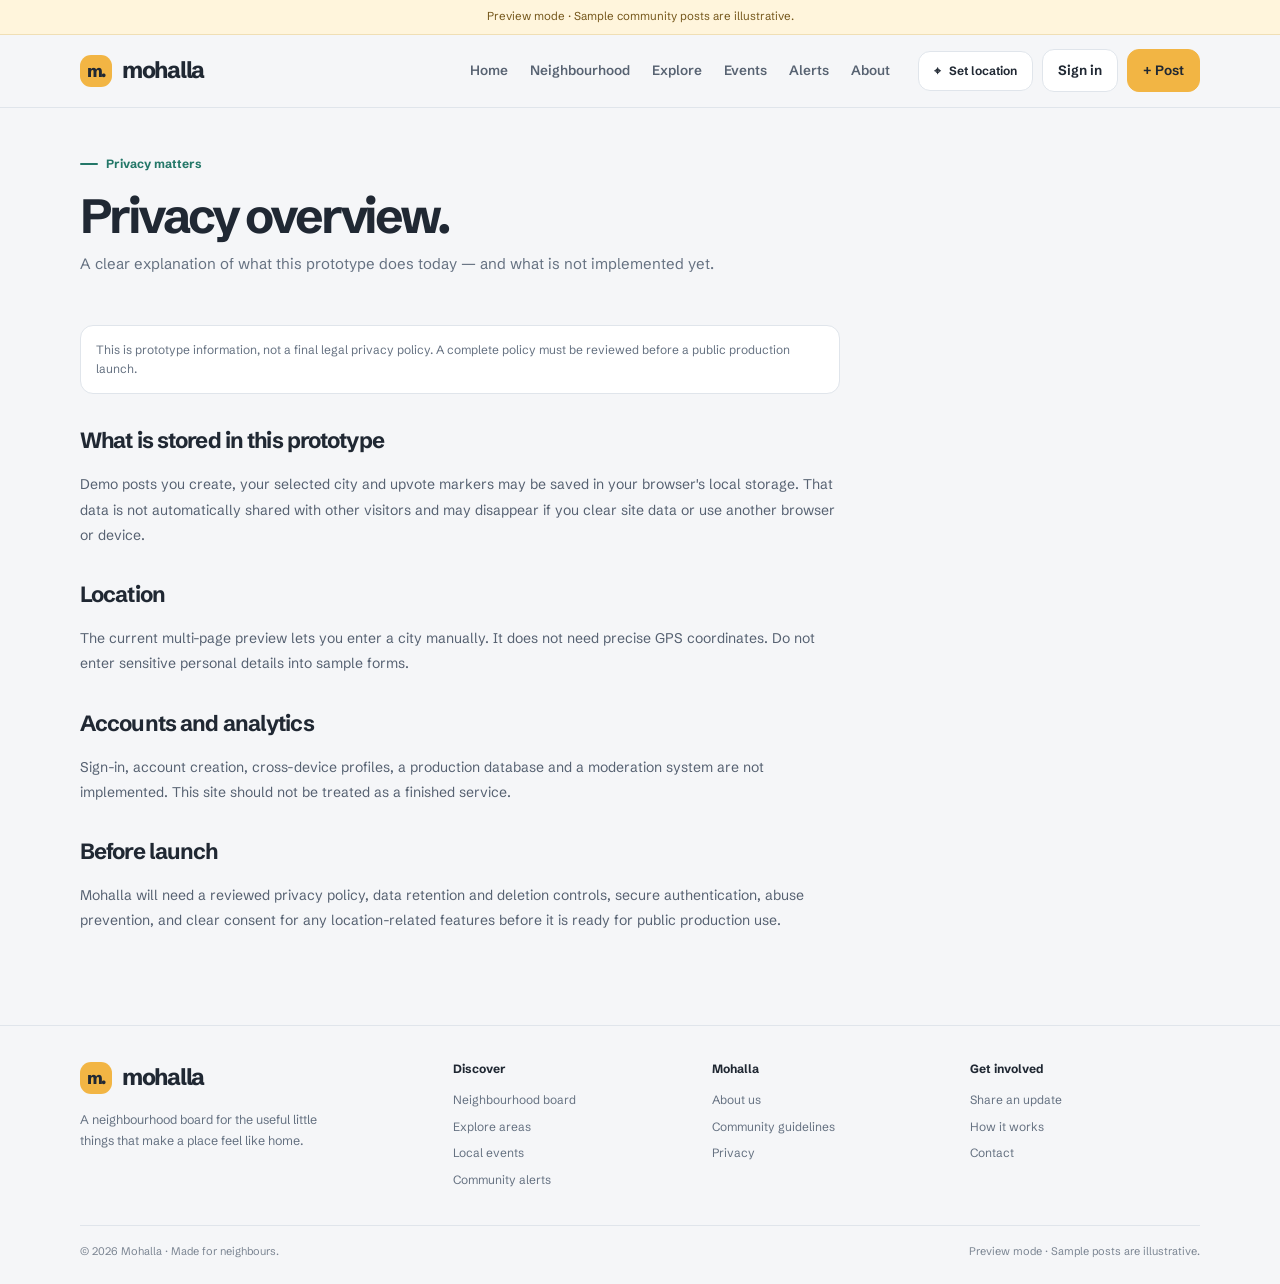
<file: privacy.html>
<!doctype html><html lang="en"><head><meta charset="utf-8"><meta name="viewport" content="width=device-width, initial-scale=1"><meta name="theme-color" content="#f5f6f8"><meta name="description" content="A neighbourhood board for local updates, useful questions, community alerts and events."><title>Privacy overview · Mohalla</title><link rel="preconnect" href="https://fonts.googleapis.com"><link rel="preconnect" href="https://fonts.gstatic.com" crossorigin><link href="https://fonts.googleapis.com/css2?family=Schibsted+Grotesk:wght@400;500;600;700;800&display=swap" rel="stylesheet"><link rel="stylesheet" href="assets/site.css"></head><body><div class="demo-banner" id="demo-banner">Preview mode · Sample community posts are illustrative.</div><header class="site-header" id="site-header"></header><main class="shell"><section class="page-intro"><div class="eyebrow">Privacy matters</div><h1>Privacy overview.</h1><p>A clear explanation of what this prototype does today — and what is not implemented yet.</p></section><section class="section-tight prose"><div class="note">This is prototype information, not a final legal privacy policy. A complete policy must be reviewed before a public production launch.</div><h2>What is stored in this prototype</h2><p>Demo posts you create, your selected city and upvote markers may be saved in your browser's local storage. That data is not automatically shared with other visitors and may disappear if you clear site data or use another browser or device.</p><h2>Location</h2><p>The current multi-page preview lets you enter a city manually. It does not need precise GPS coordinates. Do not enter sensitive personal details into sample forms.</p><h2>Accounts and analytics</h2><p>Sign-in, account creation, cross-device profiles, a production database and a moderation system are not implemented. This site should not be treated as a finished service.</p><h2>Before launch</h2><p>Mohalla will need a reviewed privacy policy, data retention and deletion controls, secure authentication, abuse prevention, and clear consent for any location-related features before it is ready for public production use.</p></section></main><footer class="site-footer" id="site-footer"></footer><div id="toast" class="toast" role="status" aria-live="polite"></div><script src="assets/site.js" defer></script></body></html>
</file>
<file: assets/site.css>
:root{--ink:#202833;--muted:#657181;--paper:#f5f6f8;--surface:#fff;--line:#e0e5eb;--amber:#f2b544;--teal:#237768;--red:#c84d3b;--blue:#4a61b8;--radius:18px;--shadow:0 8px 30px rgba(31,42,55,.06);font-family:"Schibsted Grotesk",system-ui,-apple-system,BlinkMacSystemFont,"Segoe UI",sans-serif;color:var(--ink);background:var(--paper)}*{box-sizing:border-box}html{scroll-behavior:smooth}body{margin:0;background:var(--paper);color:var(--ink);font-size:15px;line-height:1.55;-webkit-font-smoothing:antialiased}a{color:inherit;text-decoration:none}button,input,select,textarea{font:inherit}button,a,input,select,textarea{-webkit-tap-highlight-color:transparent}button{cursor:pointer}button:focus-visible,a:focus-visible,input:focus-visible,select:focus-visible,textarea:focus-visible{outline:3px solid #4a61b866;outline-offset:3px}.shell{width:min(1120px,calc(100% - 40px));margin-inline:auto}.site-header{position:sticky;top:0;z-index:50;background:#f5f6f8ed;backdrop-filter:blur(14px);border-bottom:1px solid var(--line)}.nav{min-height:72px;display:flex;align-items:center;gap:28px}.brand{display:inline-flex;align-items:center;gap:10px;font-size:23px;font-weight:750;letter-spacing:-.055em;white-space:nowrap}.brand-mark{width:32px;height:32px;display:grid;place-items:center;background:var(--amber);border-radius:11px;font-size:17px;font-weight:800;letter-spacing:-.08em}.nav-links{display:flex;align-items:center;gap:22px;margin-left:auto}.nav-links a{font-size:13.5px;color:#586372;font-weight:600;transition:color .15s}.nav-links a:hover,.nav-links a[aria-current=page]{color:var(--ink)}.nav-links a[aria-current=page]{position:relative}.nav-links a[aria-current=page]:after{content:"";position:absolute;left:0;right:0;bottom:-26px;height:2px;background:var(--amber)}.nav-actions{display:flex;align-items:center;gap:9px}.btn{display:inline-flex;align-items:center;justify-content:center;gap:8px;border:1px solid var(--line);background:var(--surface);color:var(--ink);padding:10px 15px;border-radius:12px;font-weight:650;font-size:13.5px;transition:transform .15s,background .15s,border-color .15s}.btn:hover{border-color:#bdc6d2;background:#fafbfc}.btn-primary{background:var(--amber);border-color:var(--amber)}.btn-primary:hover{background:#e9a82f;border-color:#e9a82f;transform:translateY(-1px)}.btn-dark{background:var(--ink);border-color:var(--ink);color:#fff}.btn-dark:hover{background:#344050;color:#fff}.btn-small{padding:7px 10px;font-size:12px;border-radius:9px}.mobile-toggle{display:none}.hero{padding:72px 0 52px}.eyebrow{display:inline-flex;align-items:center;gap:8px;font-size:12px;font-weight:700;color:var(--teal);margin-bottom:17px}.eyebrow:before{content:"";width:18px;height:2px;background:currentColor;border-radius:2px}.hero-grid{display:grid;grid-template-columns:1.1fr .9fr;gap:48px;align-items:center}.hero h1{font-size:clamp(42px,6.1vw,72px);line-height:1.02;letter-spacing:-.075em;margin:0 0 22px;max-width:720px}.highlight{background:var(--amber);padding:0 .12em;border-radius:4px;box-decoration-break:clone;-webkit-box-decoration-break:clone}.hero-copy{font-size:17px;line-height:1.75;color:#586372;max-width:590px;margin:0 0 26px}.hero-actions{display:flex;gap:10px;flex-wrap:wrap}.hero-note{font-size:12px;color:var(--muted);margin-top:15px}.visual-board{background:#e9edf2;border:1px solid #dfe4ea;border-radius:24px;padding:17px;transform:rotate(1deg)}.visual-top{display:flex;align-items:center;justify-content:space-between;padding:5px 4px 15px;font-size:12px;font-weight:700}.live-dot{width:7px;height:7px;background:#32956e;border-radius:50%;display:inline-block;margin-right:6px}.mini-post{background:white;border:1px solid #e3e7ed;border-radius:15px;padding:15px;margin-bottom:10px}.mini-post:last-child{margin-bottom:0}.mini-meta{display:flex;align-items:center;gap:7px;font-size:11px;color:var(--muted);margin-bottom:8px}.pill{display:inline-flex;align-items:center;border-radius:999px;padding:4px 9px;background:#eef1f5;color:#4f5b6b;font-size:11px;font-weight:650}.pill-teal{background:#e4f2ed;color:#216d5d}.pill-amber{background:#fff2d5;color:#805b16}.mini-post strong{display:block;font-size:14px;letter-spacing:-.02em}.mini-post p{font-size:12px;line-height:1.5;color:#667181;margin:5px 0 0}.section{padding:48px 0}.section-tight{padding:28px 0 48px}.section-head{display:flex;justify-content:space-between;gap:20px;align-items:end;margin-bottom:22px}.section-head h2{font-size:clamp(25px,3vw,34px);letter-spacing:-.055em;line-height:1.1;margin:0 0 7px}.section-head p{margin:0;color:var(--muted);font-size:14px}.text-link{font-size:13px;font-weight:700;color:var(--teal);white-space:nowrap}.text-link:hover{text-decoration:underline}.stats-grid{display:grid;grid-template-columns:repeat(4,1fr);gap:12px}.stat{background:var(--surface);border:1px solid var(--line);border-radius:16px;padding:18px}.stat strong{font-size:27px;letter-spacing:-.05em;display:block;line-height:1.15}.stat span{font-size:12px;color:var(--muted);display:block;margin-top:7px}.feature-grid{display:grid;grid-template-columns:repeat(3,1fr);gap:14px}.feature{background:var(--surface);border:1px solid var(--line);border-radius:var(--radius);padding:22px}.feature-icon{width:40px;height:40px;display:grid;place-items:center;border-radius:13px;background:#fff0d0;font-size:19px;margin-bottom:18px}.feature:nth-child(2) .feature-icon{background:#e1f1ec}.feature:nth-child(3) .feature-icon{background:#e9ebfc}.feature h3{font-size:17px;letter-spacing:-.035em;margin:0 0 7px}.feature p{font-size:13px;color:var(--muted);line-height:1.7;margin:0}.content-layout{display:grid;grid-template-columns:minmax(0,1fr) 280px;gap:28px;align-items:start;padding:38px 0 72px}.page-intro{padding:40px 0 22px}.page-intro h1{font-size:clamp(32px,4vw,48px);line-height:1.08;letter-spacing:-.065em;margin:0 0 10px}.page-intro p{margin:0;color:var(--muted);max-width:650px}.toolbar{display:flex;align-items:center;gap:10px;flex-wrap:wrap;margin:18px 0}.search{min-width:190px;flex:1;padding:11px 13px;border:1px solid var(--line);border-radius:11px;background:white}.select{padding:10px 12px;border:1px solid var(--line);border-radius:11px;background:white;color:var(--ink)}.category-tabs{display:flex;gap:7px;overflow-x:auto;padding:3px 0 8px;margin:10px 0 14px}.tab{border:1px solid var(--line);background:white;color:#5e6978;border-radius:999px;padding:8px 13px;font-size:12px;font-weight:650;white-space:nowrap}.tab.active{background:var(--ink);border-color:var(--ink);color:white}.post-list{display:grid;gap:12px}.post-card{background:white;border:1px solid var(--line);border-radius:16px;padding:19px;transition:box-shadow .15s,border-color .15s}.post-card:hover{box-shadow:var(--shadow);border-color:#cbd3dd}.post-header{display:flex;justify-content:space-between;align-items:flex-start;gap:12px}.post-type{font-size:11px;font-weight:700;letter-spacing:.01em;color:var(--teal);margin-bottom:7px}.post-card h2,.post-card h3{font-size:17px;line-height:1.35;letter-spacing:-.035em;margin:0 0 8px}.post-card p{font-size:13.5px;line-height:1.7;color:#5d6877;margin:0 0 13px}.post-tags{display:flex;gap:6px;flex-wrap:wrap;margin-bottom:10px}.post-footer{display:flex;justify-content:space-between;align-items:center;gap:12px;flex-wrap:wrap;border-top:1px solid #f0f2f5;padding-top:12px;margin-top:8px}.post-actions{display:flex;align-items:center;gap:7px}.post-action{background:white;border:1px solid var(--line);border-radius:9px;padding:7px 10px;font-size:12px;font-weight:650;color:#566171}.post-action:hover,.post-action.active{background:#eef1f5;color:var(--ink)}.post-byline{font-size:11.5px;color:#7b8592}.sidebar{display:grid;gap:14px}.side-card{background:white;border:1px solid var(--line);border-radius:16px;padding:18px}.side-card h3{font-size:14px;letter-spacing:-.02em;margin:0 0 12px}.side-card p{font-size:12.5px;color:var(--muted);line-height:1.65;margin:0 0 12px}.area-list{display:grid;gap:8px}.area-link{display:flex;align-items:center;justify-content:space-between;font-size:12.5px;color:#566171;padding:7px 0}.area-link span:last-child{color:#929ba7}.event-list{display:grid;grid-template-columns:repeat(3,1fr);gap:13px}.event-card{background:white;border:1px solid var(--line);border-radius:16px;overflow:hidden}.event-band{height:8px;background:var(--amber)}.event-card:nth-child(3n+2) .event-band{background:var(--teal)}.event-card:nth-child(3n) .event-band{background:var(--blue)}.event-content{padding:18px}.event-date{font-size:11px;font-weight:750;color:var(--teal);margin-bottom:10px}.event-card h3{font-size:16px;line-height:1.35;letter-spacing:-.03em;margin:0 0 7px}.event-card p{font-size:12.5px;color:var(--muted);line-height:1.6;margin:0 0 14px}.event-meta{font-size:11.5px;color:#596474;margin-bottom:14px}.alert-list{display:grid;gap:12px}.alert-card{display:grid;grid-template-columns:5px 1fr;gap:15px;background:white;border:1px solid var(--line);border-radius:15px;overflow:hidden}.alert-severity{background:var(--red)}.alert-severity.medium{background:var(--amber)}.alert-content{padding:17px 17px 17px 0}.alert-content h3{font-size:16px;margin:0 0 6px;letter-spacing:-.03em}.alert-content p{font-size:13px;color:var(--muted);line-height:1.65;margin:0 0 10px}.alert-meta{font-size:11px;color:#7c8693}.empty-state{background:white;border:1px dashed var(--line);border-radius:16px;padding:36px 20px;text-align:center;color:var(--muted);font-size:13px}.cta-panel{display:flex;justify-content:space-between;align-items:center;gap:24px;background:var(--ink);color:white;border-radius:22px;padding:30px}.cta-panel h2{font-size:25px;letter-spacing:-.05em;margin:0 0 7px}.cta-panel p{font-size:13px;color:#c4cbd5;margin:0;max-width:550px}.cta-panel .btn{flex-shrink:0}.site-footer{border-top:1px solid var(--line);padding:34px 0 24px;margin-top:30px}.footer-top{display:grid;grid-template-columns:1.5fr repeat(3,1fr);gap:28px;padding-bottom:28px}.footer-brand p{font-size:12.5px;line-height:1.7;color:var(--muted);max-width:270px}.footer-col strong{display:block;font-size:12px;margin-bottom:12px}.footer-col a{display:block;font-size:12px;color:var(--muted);margin:8px 0}.footer-col a:hover{color:var(--teal)}.footer-bottom{border-top:1px solid var(--line);padding-top:17px;display:flex;justify-content:space-between;gap:10px;flex-wrap:wrap;font-size:11px;color:#7b8592}.demo-banner{background:#fff5dc;border-bottom:1px solid #f0dfb5;padding:8px 16px;text-align:center;font-size:11.5px;color:#74561a}.modal-backdrop{position:fixed;inset:0;z-index:100;background:#18202c77;display:none;align-items:center;justify-content:center;padding:20px}.modal-backdrop.open{display:flex}.modal{width:min(520px,100%);max-height:min(90vh,760px);overflow:auto;background:white;border-radius:20px;padding:25px;box-shadow:0 24px 70px #11182730}.modal-head{display:flex;justify-content:space-between;gap:15px;align-items:start;margin-bottom:18px}.modal-head h2{font-size:23px;letter-spacing:-.05em;margin:0 0 5px}.modal-head p{font-size:12.5px;color:var(--muted);margin:0}.close-btn{border:1px solid var(--line);background:white;border-radius:10px;width:34px;height:34px;font-size:19px}.form-field{display:grid;gap:6px;margin-bottom:14px}.form-field label{font-size:12px;font-weight:700;color:#566171}.form-field input,.form-field textarea,.form-field select{width:100%;border:1px solid var(--line);border-radius:10px;padding:11px 12px;background:white}.form-field textarea{min-height:100px;resize:vertical}.form-note{font-size:11px;color:var(--muted);line-height:1.6;margin:10px 0}.toast{position:fixed;bottom:20px;left:50%;transform:translate(-50%,20px);opacity:0;pointer-events:none;background:var(--ink);color:white;border-radius:12px;padding:11px 16px;font-size:12.5px;z-index:150;transition:.2s}.toast.show{opacity:1;transform:translate(-50%,0)}.mobile-nav{display:none}.prose{max-width:760px}.prose h2{font-size:22px;letter-spacing:-.04em;margin:30px 0 9px}.prose p,.prose li{font-size:14px;color:#566171;line-height:1.8}.prose ul{padding-left:22px}.prose .note{background:white;border:1px solid var(--line);border-radius:13px;padding:15px;color:var(--muted);font-size:12px}.sr-only{position:absolute;width:1px;height:1px;padding:0;margin:-1px;overflow:hidden;clip:rect(0,0,0,0);white-space:nowrap;border:0}@media(max-width:900px){.nav{gap:16px}.nav-links{gap:13px}.nav-links a{font-size:12px}.hero-grid{gap:25px}.content-layout{grid-template-columns:minmax(0,1fr) 245px;gap:16px}.footer-top{gap:18px}}@media(max-width:740px){.shell{width:min(calc(100% - 30px),600px)}.nav{min-height:64px}.mobile-toggle{display:inline-flex;margin-left:auto}.nav-links{display:none;position:absolute;top:63px;left:0;right:0;background:#f8f9fa;border-bottom:1px solid var(--line);padding:14px 20px 18px;flex-direction:column;align-items:stretch;gap:0}.nav-links.open{display:flex}.nav-links a{padding:10px 0;font-size:14px}.nav-links a[aria-current=page]:after{display:none}.nav-actions .profile-btn{display:none}.hero{padding:44px 0 32px}.hero-grid{grid-template-columns:1fr}.hero h1{font-size:clamp(42px,11vw,60px)}.hero-copy{font-size:15px}.visual-board{max-width:520px;transform:none}.stats-grid{grid-template-columns:repeat(2,1fr)}.feature-grid{grid-template-columns:1fr}.section{padding:34px 0}.section-head{align-items:start}.content-layout{grid-template-columns:1fr;padding-top:20px}.sidebar{grid-template-columns:repeat(2,minmax(0,1fr))}.event-list{grid-template-columns:repeat(2,minmax(0,1fr))}.footer-top{grid-template-columns:repeat(2,minmax(0,1fr))}.footer-brand{grid-column:1/-1}.cta-panel{align-items:flex-start;flex-direction:column;padding:24px}.page-intro{padding-top:32px}.toolbar{align-items:stretch}.search{min-width:100%;flex-basis:100%}.select{flex:1}.mobile-nav{display:flex;position:fixed;z-index:45;bottom:0;left:0;right:0;background:#fffF;border-top:1px solid var(--line);backdrop-filter:blur(14px);padding:8px 12px calc(8px + env(safe-area-inset-bottom));justify-content:space-around}.mobile-nav a{display:grid;justify-items:center;gap:3px;font-size:10px;color:#657181;padding:4px 8px}.mobile-nav a span:first-child{font-size:17px}.mobile-nav a[aria-current=page]{color:var(--teal);font-weight:700}.site-footer{padding-bottom:90px}}@media(max-width:460px){.nav-actions .btn-primary{padding:9px 10px;font-size:12px}.brand{font-size:21px}.brand-mark{width:29px;height:29px}.event-list,.sidebar{grid-template-columns:1fr}.post-card{padding:15px}.post-footer{align-items:flex-start}.post-byline{width:100%}.section-head{gap:12px}.section-head .text-link{font-size:12px}.footer-top{gap:18px}.cta-panel h2{font-size:22px}}@media(prefers-reduced-motion:reduce){*,*::before,*::after{scroll-behavior:auto!important;animation-duration:.01ms!important;transition-duration:.01ms!important}}
/* Final interaction polish */
.post-actions{flex-wrap:wrap}.post-action{transition:background .15s,border-color .15s}.post-action.active{background:#e5f3ed;border-color:#c5e5d8;color:#216d5d}.post-card .post-header{align-items:flex-start}.post-card h2{overflow-wrap:anywhere}.form-note{max-width:72ch}.modal-backdrop{overscroll-behavior:contain}.modal{overscroll-behavior:contain}.nav-links a:focus-visible{border-radius:5px}

/* Location, media and detail-page components */
.location-btn{max-width:190px;overflow:hidden;text-overflow:ellipsis;white-space:nowrap;font-size:12px}.location-search-panel{display:flex;gap:12px;align-items:end;max-width:760px;margin:22px 0 10px;padding:18px;background:#fff;border:1px solid var(--line);border-radius:16px}.location-search-panel .form-field{flex:1;margin:0}.location-search-panel input{width:100%}.area-feature{display:block}.area-feature[hidden]{display:none}.area-cta{display:inline-block;margin-top:14px}.modal-wide{width:min(calc(100% - 30px),720px);max-height:min(90vh,900px);overflow:auto}.form-grid{display:grid;grid-template-columns:1fr 1fr;gap:14px}.media-uploader{border:1px solid var(--line);border-radius:14px;padding:16px;margin:18px 0;background:#fafbfc}.media-upload-head{display:flex;justify-content:space-between;gap:14px;align-items:start}.media-upload-head p{margin:5px 0 14px;color:var(--muted);font-size:13px}.upload-drop{position:relative;display:grid;justify-items:center;gap:5px;padding:22px 14px;border:1px dashed #c9d1d8;border-radius:12px;background:#fff;cursor:pointer;text-align:center}.upload-drop>span:last-of-type{font-size:12px;color:var(--muted)}.upload-drop input{position:absolute;inset:0;width:100%;height:100%;opacity:0;cursor:pointer}.upload-symbol{display:grid;place-items:center;width:34px;height:34px;border-radius:10px;background:#eaf3ef;color:var(--teal);font-size:24px}.media-preview{display:grid;grid-template-columns:repeat(3,minmax(0,1fr));gap:10px;margin-top:12px}.media-thumb{position:relative;min-width:0;border:1px solid var(--line);border-radius:10px;overflow:hidden;background:#fff}.media-thumb img,.media-thumb video{display:block;width:100%;height:120px;object-fit:cover;background:#20252a}.media-thumb>span{display:block;padding:7px;font-size:11px;overflow:hidden;text-overflow:ellipsis;white-space:nowrap}.media-remove{position:absolute;right:6px;top:6px;border:0;border-radius:50%;width:25px;height:25px;background:#171b20cc;color:#fff;cursor:pointer}.check-row{display:flex;gap:9px;align-items:start;font-size:13px;color:var(--muted)}.check-row input{margin-top:4px}.publish-btn{width:100%}.post-media-grid{display:grid;grid-template-columns:repeat(3,minmax(0,1fr));gap:8px;margin:14px 0}.post-media-grid img,.post-media-grid video{width:100%;height:150px;object-fit:cover;border-radius:10px;background:#20252a}.event-clickable{cursor:pointer;transition:transform .16s,box-shadow .16s}.event-clickable:hover{transform:translateY(-2px);box-shadow:0 12px 28px #17232b0d}.event-open-hint{display:block;margin-top:10px;color:var(--teal);font-size:12px;font-weight:700}.detail-layout{display:grid;grid-template-columns:minmax(0,1fr) 300px;gap:24px;padding-bottom:70px}.detail-main,.detail-aside .side-card{background:#fff;border:1px solid var(--line);border-radius:16px;padding:24px}.detail-description{font-size:16px;line-height:1.8;color:#3e4a55}.detail-section{border-top:1px solid var(--line);margin-top:24px;padding-top:22px}.detail-section h2{font-size:19px}.detail-facts{display:grid;grid-template-columns:90px minmax(0,1fr);gap:12px;font-size:13px}.detail-facts dt{color:var(--muted)}.detail-facts dd{margin:0;font-weight:600;overflow-wrap:anywhere}.detail-gallery{display:grid;grid-template-columns:repeat(2,minmax(0,1fr));gap:10px;margin-top:20px}.detail-gallery img,.detail-gallery video{width:100%;max-height:360px;object-fit:cover;border-radius:12px;background:#20252a}.area-detail-stats{display:grid;grid-template-columns:repeat(3,minmax(0,1fr));gap:12px}.detail-back{padding-bottom:20px}
@media(max-width:740px){.location-search-panel{align-items:stretch;flex-direction:column}.form-grid{grid-template-columns:1fr}.detail-layout{grid-template-columns:1fr}.detail-aside{order:-1}.media-preview{grid-template-columns:repeat(2,minmax(0,1fr))}.post-media-grid{grid-template-columns:repeat(2,minmax(0,1fr))}.location-btn{max-width:125px}.area-detail-stats{grid-template-columns:1fr 1fr}}
</file>
